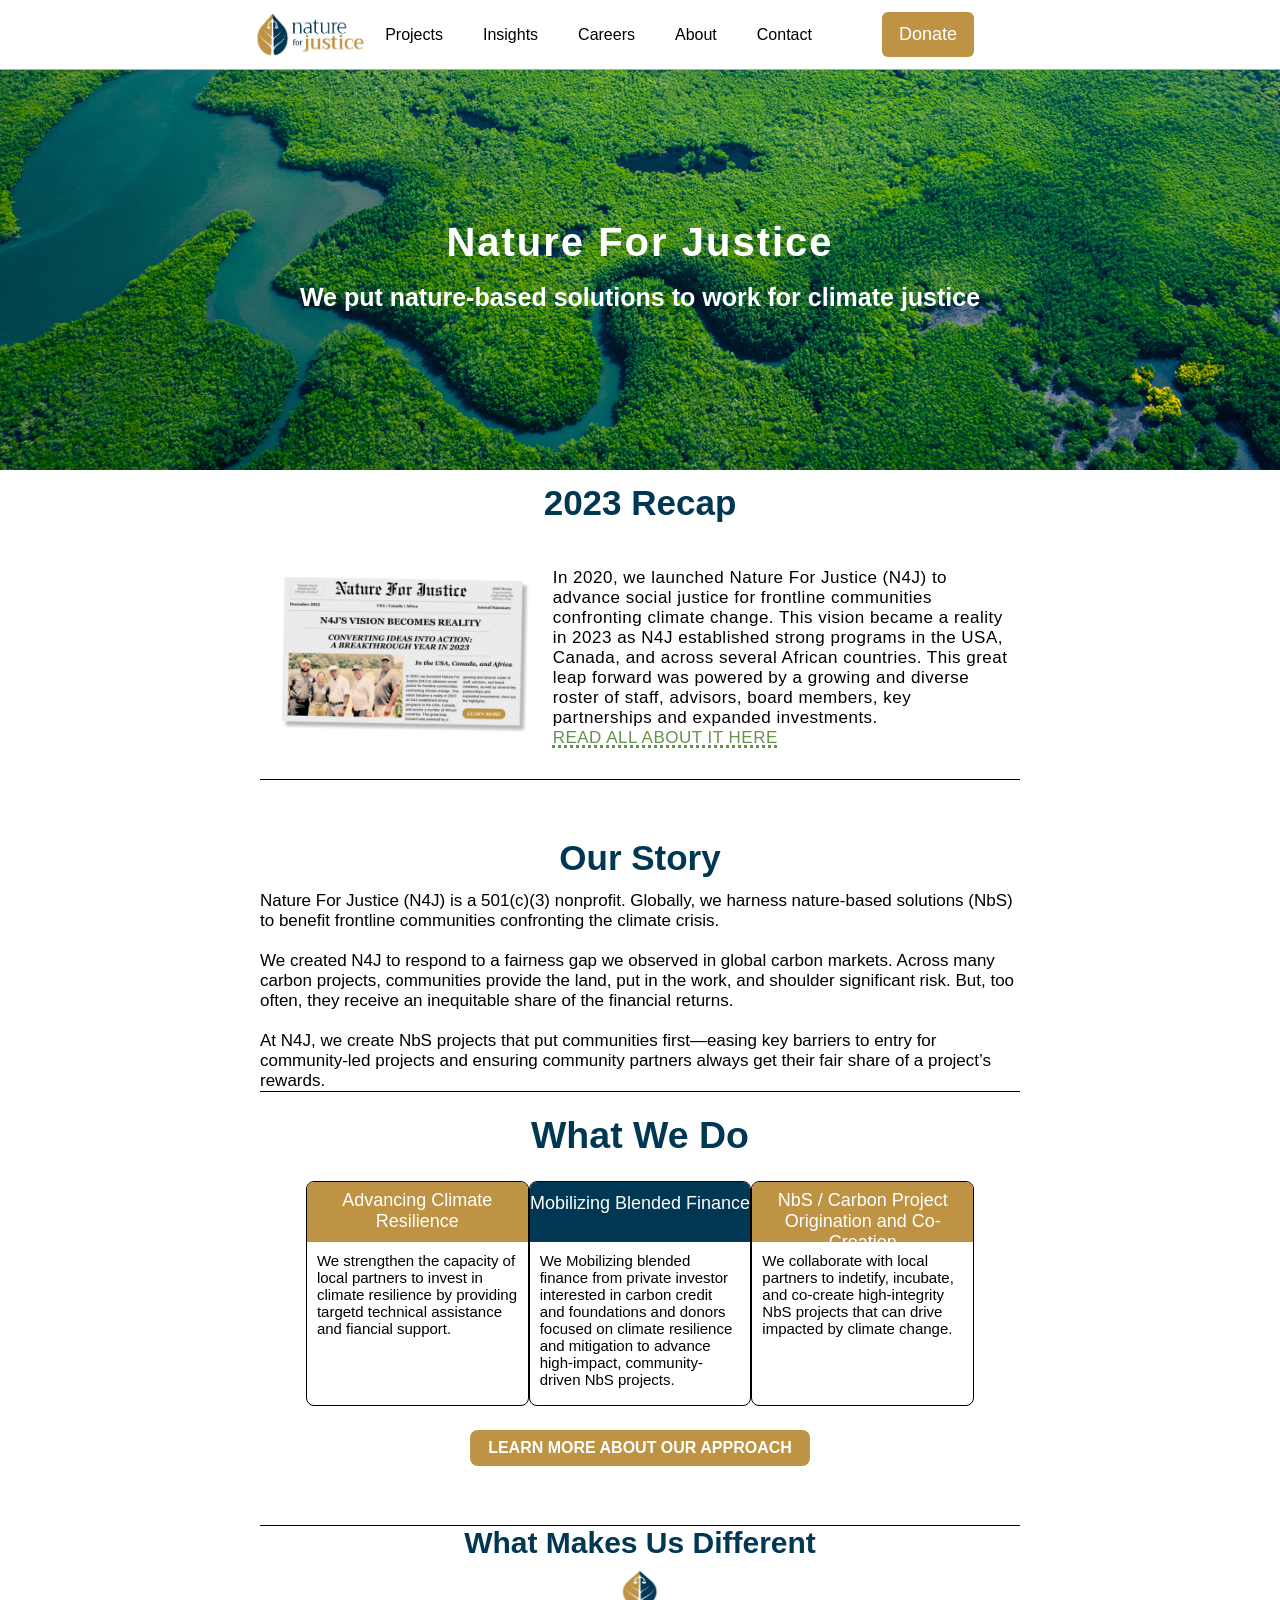
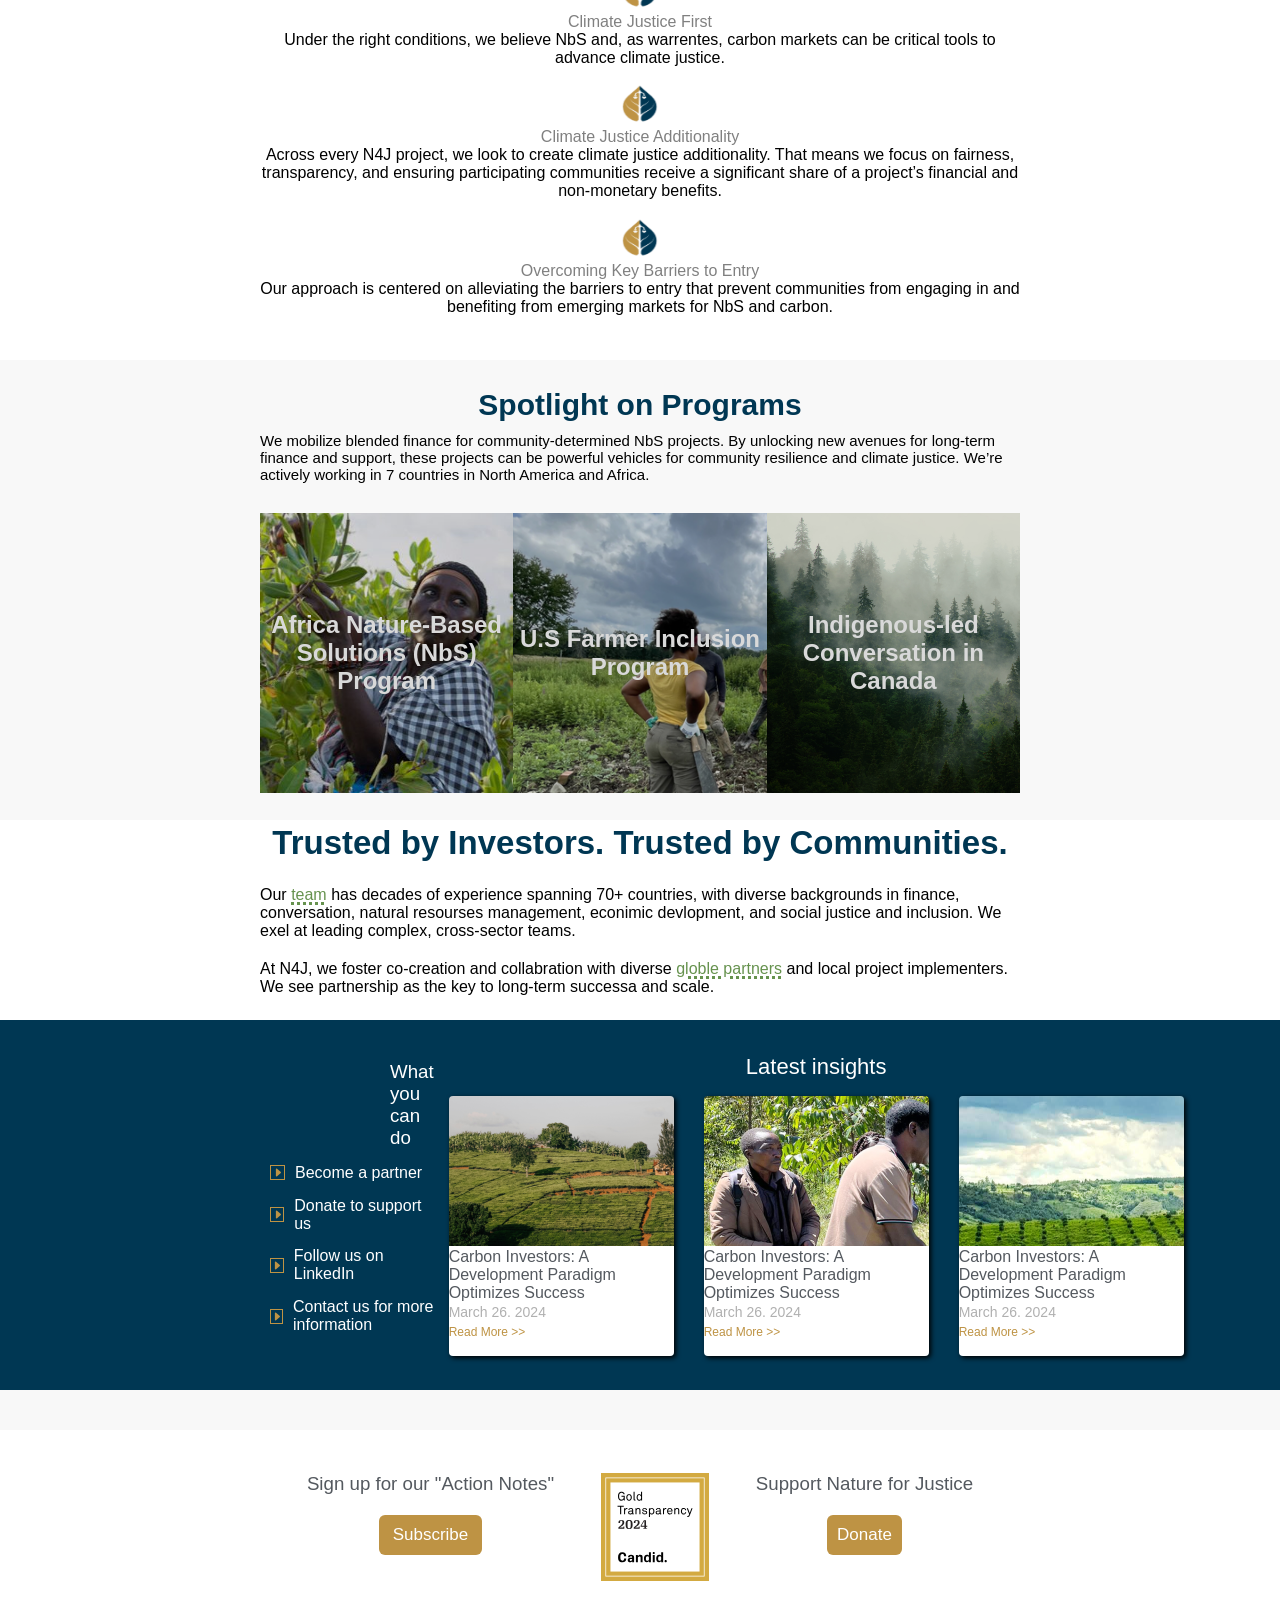
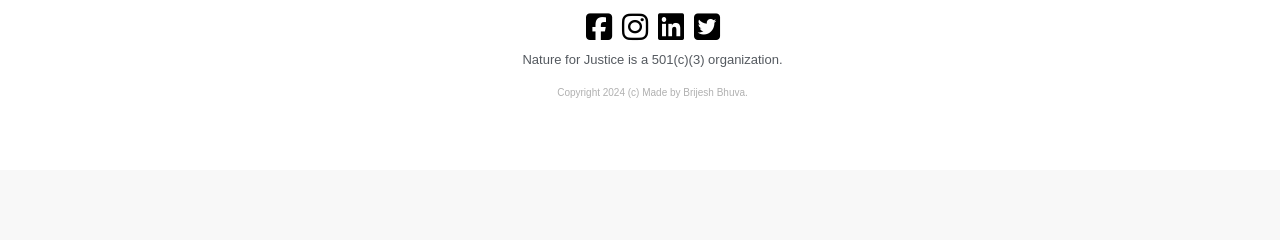
<file: Index.html>
<!DOCTYPE html>
<html lang="en">

<head>
    <meta charset="UTF-8">
    <meta name="viewport" content="width=device-width, initial-scale=1.0">
    <title>Home Page - Nature for Justice: Our Mission & Why</title>

    <link rel="stylesheet" href="CSS/Style.css">

    <!-- Bootstrap CDN -->

    <script src="https://cdn.jsdelivr.net/npm/@popperjs/core@2.11.6/dist/umd/popper.min.js"
        integrity="sha384-oBqDVmMz9ATKxIep9tiCxS/Z9fNfEXiDAYTujMAeBAsjFuCZSmKbSSUnQlmh/jp3"
        crossorigin="anonymous"></script>
    <script src="https://cdn.jsdelivr.net/npm/bootstrap@5.2.3/dist/js/bootstrap.min.js"
        integrity="sha384-cuYeSxntonz0PPNlHhBs68uyIAVpIIOZZ5JqeqvYYIcEL727kskC66kF92t6Xl2V"
        crossorigin="anonymous"></script>

    <!-- Bootstarp Icon CDN -->

    <link rel="stylesheet" href="https://cdn.jsdelivr.net/npm/bootstrap-icons@1.11.3/font/bootstrap-icons.min.css">


    <!-- Font Awesome CDN -->
    
    <link rel="stylesheet" href="https://cdnjs.cloudflare.com/ajax/libs/font-awesome/6.5.1/css/all.min.css" integrity="sha512-DTOQO9RWCH3ppGqcWaEA1BIZOC6xxalwEsw9c2QQeAIftl+Vegovlnee1c9QX4TctnWMn13TZye+giMm8e2LwA==" crossorigin="anonymous" referrerpolicy="no-referrer" />


</head>

<body>

    <header>

      

        <nav>
          


            <div class="logo">
                <img src="Image/logo.png" alt="">
            </div>



            <ul>
                <li><a href="">Projects</a></li>
                <li><a href="">Insights</a></li>
                <li><a href="">Careers</a></li>
                <li><a href="">About</a></li>
                <li><a href="">Contact</a></li>
            </ul>

           

            <button class="donate">Donate</button>


        </nav>

          <div id="menu-icon">
                <i class="fa-solid fa-bars"></i>
            </div>


        <div id="slide-menu">

            <div class="menu-content">

                <div class="menu-header">

                    <img src="./Image/logo-2.png" alt="">

                    <i class="bi bi-x-lg" id="close"></i>

                    <p>MAKE A <span style="color: #be9344;">DONATION</span></p>

                </div>

                <div class="property">

                    <ul>
                        <li>
                            <select name="" id="">
                                <option value="" selected disabled hidden>PROJECTS</option>
                        
                                <option value="">Africa Nature-Based Solutions (NbS) Program</option>
                                <option value="">U.S Farmer Inclusion Program</option>
                                <option value="">Indigenous-Led Conversation in Canada</option>
                            </select>
                        </li>

                        <li>
                            <a href="">INSIGHTS</a>
                        </li>

                        <li>
                            <select name="" id="">
                                <option value="" selected disabled hidden>CARRERS</option>
                        
                                <option value="">Carbon Projects Technical Lead</option>
                            </select>
                        </li>

                        <li>
                            <select name="" id="">
                                <option value="" selected disabled hidden>ABOUT</option>
                        
                                <option value="">Mission and Approach</option>
                                <option value="">Team</option>
                                <option value="">Partners</option>
                                <option value="">News</option>
                                <option value="">N4J Catalyst</option>
                            </select>
                        </li>

                        <li>
                            <a href="">CONTACT</a>
                        </li>

                    </ul>


                    <div class="latest">

                        <p>Latest Posts</p>

                        <div class="post">

                            <div class="post-body">
                                <p>Carbon Investor: A Development Paradigm Optimizes Success</p>
                            </div>

                            <div class="post-bottom">
                                <p>March 26, 2024</p>
                            </div>

                        </div>

                        <div class="post">

                            <div class="post-body">
                                <p>Getting to "Shovel Raedy" A Field Trip to Tanzania</p>
                            </div>

                            <div class="post-bottom">
                                <p>March 14, 2024</p>
                            </div>

                        </div>

                        <div class="post">

                            <div class="post-body">
                                <p>What's Needed for More "Shovel-Ready" Carbon Projects</p>
                            </div>

                            <div class="post-bottom">
                                <p>February 29, 2024</p>
                            </div>

                        </div>

                    </div>

                </div>

            </div>

        </div>

    </header>

    <div class="background">

        <div class="text">
            <h1>Nature For Justice</h1>
            <h3>We put nature-based solutions to work for climate justice</h3>
        </div>

    </div>

    <section class="section">

        <div class="content-one">

            <div class="content-text">
                <h1>2023 Recap</h1>
            </div>

            <div class="content-area">

                <div class="area-img">
                    <img src="./Image/content-img.png" alt="Webpage-secong-img">
                </div>

                <div class="area-text">
                    <p>In 2020, we launched Nature For Justice (N4J) to advance social justice for frontline communities
                        confronting climate change. This vision became a reality in 2023 as N4J established strong
                        programs in the USA, Canada, and across several African countries. This great leap forward was
                        powered by a growing and diverse roster of staff, advisors, board members, key partnerships and
                        expanded investments. <br>
                        <a href="">READ ALL ABOUT IT HERE</a>
                    </p>
                </div>

            </div>

        </div>

    </section>


    <section class="section">

        <div class="content-one content-two">

            <div class="content-text content-text-two">
                <h1>Our Story</h1>
            </div>



            <div class="area-text-two">
                <p> Nature For Justice (N4J) is a 501(c)(3) nonprofit. Globally, we harness nature-based solutions (NbS)
                    to benefit frontline communities confronting the climate crisis. <br><br>

                    We created N4J to respond to a fairness gap we observed in global carbon markets. Across many carbon
                    projects, communities provide the land, put in the work, and shoulder significant risk. But, too
                    often, they receive an inequitable share of the financial returns. <br><br>

                    At N4J, we create NbS projects that put communities first—easing key barriers to entry for
                    community-led projects and ensuring community partners always get their fair share of a project’s
                    rewards.
                </p>

            </div>
         

        </div>

    </section>

    <section class="section-2">

        <div class="content-three">

            <div class="content-text-three">
               <h1> What We Do</h1>
            </div>

            <div class="content-body">

                <div class="card">
                    <div class="card-head" style="--bg:#be9344; --pd:8px 0px;">
                        <p>Advancing Climate <br> Resilience</p>
                    </div>
                    <div class="card-body">
                       <p> We strengthen the capacity of local partners to invest in climate resilience by providing targetd technical assistance and fiancial support. </p>
                    </div>
                </div>


                <div class="card">
                    <div class="card-head" style="--bg:#003753; --pd:11px 0px;">
                        <p> Mobilizing Blended Finance </p>
                    </div>
                    <div class="card-body">
                       <p> We Mobilizing blended finance from private investor interested in carbon credit and foundations and donors focused on climate resilience and mitigation  to advance high-impact, community-driven NbS projects.</p>
                    </div>
                </div>


                <div class="card">
                    <div class="card-head" style="--bg:#be9344; --pd:8px 0px;">
                        <p> NbS / Carbon Project Origination and Co-Creation </p>
                    </div>
                    <div class="card-body">
                       <p> We collaborate with local partners to indetify, incubate, and co-create high-integrity NbS projects that can drive impacted by climate change. </p>
                    </div>
                </div>

            </div>

            <button class="content-three-btn">
                LEARN MORE ABOUT OUR APPROACH
            </button>

        </div>

    </section>


    <section class="section-3">


        <div class="content-four">
            
            <div class="content-four-text">
                <p>What Makes Us Different</p>
            </div>

            <div class="content-part">
                <img src="./Image/leaf.png" alt="">
                <h3 style="--font:16px;">Climate Justice First</h3>
                <p>Under the right conditions, we believe NbS and, as warrentes, carbon markets can be critical tools to advance climate justice.</p>
            </div>

            <div class="content-part">
                <img src="./Image/leaf.png" alt="">
                <h3 style="--font:16px;">Climate Justice Additionality</h3>
                <p>Across every N4J project, we look to create climate justice additionality. That means we focus on fairness, transparency, and ensuring participating communities receive a significant share of a project’s financial and non-monetary benefits.</p>
            </div>


            <div class="content-part">
                <img src="./Image/leaf.png" alt="">
                <h3> Overcoming Key Barriers to Entry</h3>
                <p style="--font:16px;">Our approach is centered on alleviating the barriers to entry that prevent communities from engaging in and benefiting from emerging markets for NbS and carbon.</p>
            </div>

        </div>

    </section>


    <section class="section-4">

        <div class="content-five">

            <div class="content-five-heading">
                <p>Spotlight on Programs</p>
            </div>

            <div class="content-five-text">
                <p>We mobilize blended finance for community-determined NbS projects. By unlocking new avenues for long-term finance and support, these projects can be powerful vehicles for community resilience and climate justice. We’re actively working in 7 countries in North America and Africa.</p>
            </div>

            <div class="workout">

                <div class="program" style="background: url(./Image/program-1.jpg); background-repeat: no-repeat; background-size: cover;">
                    <h2>Africa Nature-Based Solutions (NbS) Program</h2>
                    <button>Learn more</button>
                </div>
                <div class="program" style="background: url(./Image/program-2.png); background-repeat: no-repeat; background-size: cover;">
                    <h2>U.S Farmer Inclusion Program</h2>
                    <button>Learn more</button>
                </div>
                <div class="program" style="background: url(./Image/program-3.jpg); background-repeat: no-repeat; background-size: cover;">
                    <h2>Indigenous-led Conversation in Canada</h2>
                    <button>Learn more</button>
                </div>

            </div>

        </div>

    </section>


    <section class="section-5">

        <div class="content-six">

            <div class="text-heading">
                <h1>Trusted by Investors. Trusted by Communities.</h1>
            </div>

            <div class="content-six-text">
                <p>Our <span>team</span> has decades of experience spanning 70+ countries, with diverse backgrounds in finance, conversation, natural resourses management, econimic devlopment, and social justice and inclusion. We exel at leading complex, cross-sector teams.</p>

                <p>At N4J, we foster co-creation and collabration with diverse <span>globle partners</span> and local project implementers. We see partnership as the key to long-term successa and scale.</p>
            </div>

        </div>

    </section>


    <section class="section-6">

        <div class="content-seven">

            <div class="content-options">

                <h3>What you can do</h3>

                <div class="options">

                   <a href=""><span><i class="bi bi-caret-right-fill"></i></span>Become a partner</a>
                   <a href=""><span><i class="bi bi-caret-right-fill"></i></span>Donate to support us</a>
                   <a href=""><span><i class="bi bi-caret-right-fill"></i></span>Follow us on LinkedIn</a>
                   <a href=""><span><i class="bi bi-caret-right-fill"></i></span>Contact us for more information</a>

                </div>

            </div>


            <div class="highlight">

                <h3>Latest insights</h3>

                <div class="upcoming-projects">

                    <div class="projects">
                        <div class="project-img">
                            <img src="./Image/project-1.png" alt="">
                        </div>
                        <div class="project-about">

                            <h4>Carbon Investors: A Development Paradigm Optimizes Success</h4>

                            <p>March 26. 2024</p>

                            <a href="">Read More >></a>

                        </div>
                    </div>


                    <div class="projects">
                        <div class="project-img">
                            <img src="./Image/project-2.png" alt="">
                        </div>
                        <div class="project-about">

                            <h4>Carbon Investors: A Development Paradigm Optimizes Success</h4>

                            <p>March 26. 2024</p>

                            <a href="">Read More >></a>

                        </div>
                    </div>



                    <div class="projects">
                        <div class="project-img">
                            <img src="./Image/project-3.png" alt="">
                        </div>
                        <div class="project-about">

                            <h4>Carbon Investors: A Development Paradigm Optimizes Success</h4>

                            <p>March 26. 2024</p>

                            <a href="">Read More >></a>

                        </div>
                    </div>

                </div>

            </div>

        </div>

    </section>

    <div class="blank"></div>


    <section class="section-7">

        <div class="content-eight">

            <div class="your-turn">

                <div class="box">

                    <h3>Sign up for our "Action Notes"</h3>

                    <button style="--wdth:103px">Subscribe</button>

                </div>

                <div class="box">

                    <img src="./Image/candid.svg" alt="">

                </div>

                <div class="box">

                    <h3>Support Nature for Justice</h3>

                    <button style="--wdth:75px">Donate</button>

                </div>

            </div>   
            
            
            <div class="footer">

                <div class="apps">

                    <i class="fa-brands fa-square-facebook"></i>

                    <i class="fa-brands fa-instagram"></i>

                    <i class="fa-brands fa-linkedin"></i>

                    <i class="fa-brands fa-square-twitter"></i>

                </div>

                <div class="article">
                    <p>Nature for Justice is a 501(c)(3) organization.</p>
                </div>
                <div class="foot">
                    <p>Copyright 2024 (c) Made by Brijesh Bhuva.</p>
                </div>

            </div>

        </div>

    </section>

    <footer>

        <i class="bi bi-arrow-up-square-fill" id="up"></i>

    </footer>

  

</body>

</html> 

<script src="JS/Script.js"></script>
</file>
<file: CSS/Style.css>
* {
    padding: 0;
    margin: 0;
    box-sizing: border-box;
}

body {
    font-family: -apple-system, BlinkMacSystemFont, Segoe UI, Roboto, Helvetica Neue, Arial, Noto Sans, sans-serif, Apple Color Emoji, Segoe UI Emoji, Segoe UI Symbol, Noto Color Emoji;
    position: relative;
}

#slide-menu {
    display: none;
}

header {
    height: 70px;
    width: 100%;
    border: 1px solid orange;
    border-top: 0;
    border-left: 0;
    border-right: 0;
    display: grid;
    place-items: center;
    position: sticky;
    top: 0;
    background-color: white;
}

nav {
    /* border: 1px solid black; */
    height: 100%;
    width: 60%;
    display: flex;
    align-items: center;
    justify-content: space-between;
}

nav>.logo {
    height: 65%;
    width: 115px;
    /* border: 1px solid black; */
}

.logo img {
    height: 100%;
    width: 100%;
}

#menu-icon {
    display: none;
}

nav ul {
    display: flex;
    align-items: center;
    justify-content: space-evenly;
}

ul li {
    /* padding: 10px; */
    margin: 20px;
    list-style: none;
}

ul li a {
    text-decoration: none;
    /* font-family: 'Gill Sans', 'Gill Sans MT', Calibri, 'Trebuchet MS', sans-serif; */
    color: black;

}

.donate {
    height: 45px;
    width: 97px;
    /* border: 1px solid black; */
    border-radius: 6px;
    font-size: 18px;
    margin: 0 50px;
    background-color: #be9344;
    color: white;
    outline: none;
    border: none;
}

.background {
    height: 400px;
    width: 100%;
    /* border: 1px solid black; */
    display: grid;
    place-items: center;
    background: url(../Image/background.jpg);

}

.text {
    height: 100px;
    width: auto;
    /* border: 1px solid black; */
    display: grid;
    grid-template-columns: repeat(1, 1fr);
    text-align: center;
    color: white;
}

.text h1 {
    font-size: 40px;
    /* font-family:  sans-serif; */
    letter-spacing: 2px;
    font-size: bolder;
}

.text h3 {
    font-size: 25px;
    /* font-family:  sans-serif; */
    margin-top: 10px;
}

.section {
    height: 310px;
    width: 100%;
    /* border: 1px solid black; */
    display: grid;
    place-items: center;
}

.section .content-one {
    height: 100%;
    width: 59.375%;
    border: 1px solid black;
    display: grid;
    grid-template-columns: repeat(1, 1fr);
    text-align: center;
    border-top: 0;
    border-left: 0;
    border-right: 0;
}

.content-text {
    margin: 13px 0px;
}

.content-text h1 {
    font-size: 35px;
    /* font-family: sans-serif; */
    color: #003753;
}

.content-area {
    height: auto;
    width: auto;
    display: flex;
    align-items: start;
    justify-content: space-evenly;
}

.area-img {
    height: 175px;
    width: 270px;
    /* border: 1px solid black; */
    /* box-shadow: 6px 6px 5px #b8b8b8; */
}

.area-img img {
    height: 100%;
    width: 100%;
    background-color: none;
}

.area-text {
    height: auto;
    width: 60%;
    font-size: 17px;
    letter-spacing: 0.5px;
    text-align: start;
    /* font-family: sans-serif; */
    font-weight: 400;
}

.area-text p a {
    color: #66924e;
    border: 2px solid dashed;
    text-decoration: underline dotted 3px;
}

.section .content-two {
    /* border: none; */

}

.area-text-two {
    text-align: start;
}

.content-text-two {
    margin-top: 58px;
}

.area-text-two p {
    font-size: 17px;
    /* font-family: sans-serif; */
}

.section-2 {
    height: auto;
    width: 100%;
    /* border: 1px solid black; */
    display: flex;
    align-items: center;
    justify-content: center;
}

.content-three {
    height: 400px;
    width: 58%;
    /* border: 1px solid black; */
    display: flex;
    flex-direction: column;
    align-items: center;
    justify-content: space-evenly;
}

.content-text-three {
    font-size: 25px;
    font-weight: 500;
    /* font-family: sans-serif; */
    color: #003753;
}

.content-body {
    height: auto;
    width: 90%;
    /* border: 1px solid black; */
    display: flex;
    align-items: center;
    justify-content: space-evenly;
}

.content-three-btn {
    height: 36px;
    width: 340px;
    border: none;
    border-radius: 8px;
    background-color: #be9344;
    color: white;
    font-size: 16px;
    font-weight: bold;
    text-transform: uppercase;
}

.card {
    height: 225px;
    width: 263px;
    border: 1px solid black;
    border-radius: 8px;
    overflow: hidden;
    display: grid;
    grid-template-columns: repeat(1, 1fr);
}

.card-head {
    height: 60px;
    width: 100%;
    /* border: 1px solid black; */
    text-align: center;
    background-color: var(--bg);
}

.card-head p {
    font-size: 18px;
    color: white;
    /* font-family: sans-serif; */
    padding: var(--pd);
    font-weight: 500;
}

.card-body {
    height: 165px;
    width: 100%;
    /* border: 1px solid black; */
    text-align: start;
}

.card-body p {
    padding: 10px 10px;
    font-size: 15px;
    font-weight: 400;
    /* font-family: 'Segoe UI', Verdana; */
}

.section-3 {
    height: 470px;
    width: 100%;
    /* border: 1px solid black; */
    display: flex;
    align-items: center;
    justify-content: center;
}

.content-four {
    height: 400px;
    width: 59.375%;
    border: 1px solid black;
    border-bottom: 0;
    border-left: 0;
    border-right: 0;
    display: flex;
    flex-direction: column;
    align-items: center;
    justify-content: space-evenly;
}

.content-four-text p {
    font-size: 30px;
    font-weight: bold;
    text-align: center;
    /* font-family: 'Segoe UI', Tahoma, Geneva, Verdana, sans-serif; */
    color: #003753;
}

.content-part {
    margin: auto;
    text-align: center;
}

.content-part img {
    height: 40px;
    width: 40px;
    /* border: 1px solid black; */
}

.content-part h3 {
    font-size: var(--font);
    /* font-family: sans-serif; */
    color: grey;
    font-weight: 500;
}

.content-part p {
    font-size: var(--font);
    /* font-family: sans-serif; */
    font-weight: 400;
}

.section-4 {
    height: 460px;
    width: 100%;
    /* border: 1px solid black; */
    display: flex;
    align-items: center;
    justify-content: center;
    background-color: #f8f8f8;
}

.content-five {
    height: auto;
    width: 59.375%;
    /* border: 1px solid black; */
    display: flex;
    flex-direction: column;
    align-items: center;
    justify-content: center;
}

.content-five-heading {
    height: auto;
    text-align: center;
}

.content-five-heading p {
    font-weight: bold;
    font-size: 30px;
    /* font-family: sans-serif; */
    color: #003753;
}

.content-five-text {
    height: auto;
    text-align: start;
    padding: 10px 0px;
}

.content-five-text p {
    font-size: 15px;
    /* font-family: sans-serif; */
    font-weight: 400;
}

.workout {
    height: 300px;
    width: 100%;
    /* border: 1px solid black; */
    display: flex;
    align-items: end;
    justify-content: space-between;
}

.workout .program {
    height: 280px;
    width: 355px;
    /* border: 1px solid black; */
    display: flex;
    align-items: center;
    justify-content: center;
    text-align: center;
    filter: brightness(85%);
    position: relative;
    transition: 0.5s ease-in-out;
}

.program>button {
    height: 40px;
    width: 180px;
    border: 2px solid white;
    border-radius: 8px;
    background: transparent;
    font-size: 16px;
    color: white;
    position: absolute;
    right: 50%;
    left: 50%;
    top: 50%;
    bottom: 50%;
    transform: translate(-50%, -50%);
    opacity: 0;
    font-weight: bold;
}

.program:hover button {
    opacity: 1;
    transition: 0.9s ease-in-out;
}

.program>button:hover {
    color: lightgray;
}

.program::before {
    content: "";
    position: absolute;
    height: 60%;
    width: 60%;
    background-color: #003753;
    transition: 0.5s ease-in-out;
    opacity: 0;
}

.program:hover::before {
    height: 100%;
    width: 100%;
    background-color: #003753;
    opacity: 1;
}

.program>h2 {
    color: white;
    /* font-family: sans-serif; */
}

.section-5 {
    height: 200px;
    width: 100%;
    /* border: 1px solid black; */
    display: grid;
    place-items: center;
}

.section-5 .content-six {
    height: 100%;
    width: 59.375%;
    /* border: 1px solid black; */
    display: flex;
    flex-direction: column;
    align-items: center;
    justify-content: space-evenly;
}

.content-six .text-heading h1 {
    font-size: 33px;
    /* font-family: sans-serif; */
    color: #003753;
}

.content-six-text p {
    margin: 20px 0px;
    font-size: 16px;
}

.content-six-text>p>span {
    color: #66924e;
    text-decoration: 3px underline dotted;

}

.section-6 {
    height: 370px;
    width: 100%;
    /* border: 1px solid black; */
    display: flex;
    align-items: center;
    justify-content: center;
    background-color: #003753;
}

.content-seven {
    height: 100%;
    width: 59.375%;
    /* border: 1px solid black; */
    display: flex;
    /* flex-direction: column; */
    align-items: center;
    justify-content: space-between;
}

.content-options {
    width: auto;
    display: flex;
    flex-direction: column;
    align-items: center;
    justify-content: space-evenly;
}

.content-options h3 {
    margin-left: 130px;
    color: white;
    font-weight: 500;
}

.options {
    height: 200px;
    display: flex;
    flex-direction: column;
    align-items: start;
    justify-content: space-evenly;
}

.options a {
    display: flex;
    align-items: center;
    justify-content: space-evenly;
    text-decoration: none;
    color: white;
    font-weight: 400;
}

a span {
    height: 15px;
    width: 15px;
    border: 1px solid #be9344;
    margin: 0px 10px;
    display: flex;
    align-items: center;
    justify-content: center;
}

span i {
    font-size: 11px;
    color: #be9344;
}


.highlight {
    height: 90%;
    width: auto;
    /* border: 1px solid black; */
    display: flex;
    flex-direction: column;
    align-items: center;
    justify-content: space-evenly;
}

.highlight h3 {
    font-size: 22px;
    color: white;
    font-weight: 400;
}

.upcoming-projects {
    display: flex;
    align-items: center;
    justify-content: space-evenly;
    /* border: 1px solid black; */
}

.projects {
    height: 260px;
    width: 225px;
    /* border: 1px solid black; */
    display: flex;
    flex-direction: column;
    align-items: center;
    justify-content: center;
    border-radius: 4px;
    overflow: hidden;
    margin: 0px 15px;
    box-shadow: 2px 2px 5px black;
}

.projects .project-img {
    height: 150px;
    width: 100%;
}

.project-img img {
    object-fit: cover;
}

.projects .project-about {
    height: 115px;
    width: 100%;
    background-color: white;
}

.project-about h4 {
    font-size: 16px;
    font-weight: 500;
    color: #54595f;
    line-height: 18px;
    margin: 2px 0px;
}

.project-about p {
    color: #b0b0b0;
    font-size: 14px;
    margin: 2px 0px;
}

.project-about a {
    text-decoration: none;
    color: #be9344;
    font-size: 12px;
}

.blank {
    height: 40px;
    width: 100%;
    /* border: 1px solid black; */
    background-color: #f8f8f8;
}

.section-7 {
    height: 340px;
    width: 100%;
    /* border: 1px solid black; */
    display: grid;
    place-items: center;
}

.content-eight {
    height: auto;
    width: 59.375%;
    /* border: 1px solid black; */
    display: grid;
    grid-template-columns: repeat(auto-fit, minmax(min(250px), 100%), 1fr);
}

.your-turn {
    height: auto;
    width: 100%;
    /* border: 1px solid black; */
    display: flex;
    align-items: start;
    justify-content: space-evenly;
}

.box {
    height: 120px;
    width: auto;
    /* border: 1px solid black; */
    display: flex;
    flex-direction: column;
    align-items: center;
    justify-content: start;
    text-align: center;
}

.box h3 {
    color: #54595f;
    font-weight: 500;
}

.box button {
    width: var(--wdth);
    height: 40px;
    background-color: #be9344;
    color: white;
    font-size: 17px;
    font-weight: 400;
    border: none;
    border-radius: 6px;
    margin: 20px 0px;
}

.footer {
    height: 134px;
    width: auto;
    /* border: 1px solid black; */
    display: flex;
    flex-direction: column;
    align-items: center;
    justify-content: center;
}

.apps {
    height: auto;
    width: auto;
    display: flex;
    align-items: center;
    justify-content: space-evenly;
    /* border: 1px solid black; */
    margin-left: 25px;
}

.apps i {
    font-size: 30px;
    margin-right: 5px;
    margin-left: 5px;
}

.article {
    height: auto;
    width: auto;
    /* border: 1px solid black; */
    margin-left: 25px;
}

.article p {
    margin: 10px 0px;
    font-size: 13px;
    color: #54595f;
}

.foot {
    height: auto;
    width: auto;
    /* border: 1px solid black; */
    margin-left: 25px;
}

.foot p {
    margin: 10px 0px;
    font-size: 10px;
    color: #b0b0b0;
}

footer {
    height: 70px;
    width: 100%;
    /* border: 1px solid black; */
    background-color: #f8f8f8;
}

#up {
    font-size: 50px;
    position: fixed;
    z-index: 2;
    bottom: 20px;
    right: 20px;
    cursor: pointer;
}








@media only screen and (min-width: 1025px) and (max-width: 1250px){


    nav {
        height: auto;
        width: auto;
    }

    .section {
        height: auto;
    }

    .section .content-one {
        width: 75%;
    }

    .section-2 {
        height: auto;
    }

    .section-2 .content-three {
        width: 75%;
    }

    .content-three .content-body {
        width: 100%;
    }

    .content-body .card {
        margin: 0px 3px;
    }

    .section-3 {
        width: auto;
    }

    .section-3 .content-four {
        width: 75%;
    }

    .section-4 {
        width: auto;
    }

    .section-4 .content-five {
        width: auto;
    }

    .program {
        margin: 0px 8px;
    }

    .section-5 {
        width: auto;
    }

    .section-5 .content-six {
        width: 97%;
    }

    .section-6 {
        width: auto;
    }

    .content-seven {
        width: 97%;
    }

    .content-options h3 {
        margin-left: 0;
    }

    .section-7 {
        height: auto;
    }

    .content-eight {
        width: 97%;
    }

    .footer {
        height: auto;
    }

    .apps {
        margin: 10px 0px;
    }

    .article{
        margin: 10px 0px;
    }

    .foot{
        margin: 10px 0px;
    }


}




@media only screen and (min-width: 768px) and (max-width: 1024px) {


    #slide-menu {
        display: block;
        height: 100vh;
        width: 100%;
        border: 1px solid orange;
        background: url(../Image/mobile-test-2.png);
        background-repeat: no-repeat;
        background-size: cover;
        z-index: 2;
        margin-left: 980px;
        opacity: 0;
    }


    #menu-icon {
        height: 30px;
        width: 40px;
        /* border: 1px solid black; */
        position: absolute;
        top: 20px;
        /* right: 220px; */
        display: grid;
        place-items: center;
    }

    #menu-icon i {
        font-size: 30px;
        font-weight: bold;
    }

    #slide-menu .menu-content {
        width: 100%;
        height: 100%;
        /* border: 1px solid black; */
        display: flex;
        flex-direction: column;
        align-items: center;
    }

    #slide-menu .menu-header {
        height: 50px;
        width: 100%;
        /* border: 1px solid black; */
        display: flex;
        align-items: center;
        justify-content: space-around;
        background-color: #0000006B;
    }

    .menu-header i {
        font-size: 22px;
        color: white;
    }

    .menu-header p {
        font-size: 12px;
        font-weight: bold;
        color: white;
        letter-spacing: -0.5px;
    }

    .menu-content .property {
        height: auto;
        width: 94%;
        /* border: 1px solid white; */
        margin: 40px 0px;
        display: flex;
        align-items: start;
        justify-content: space-between;
    }

    select {
        border: none;
        background-color: transparent;
        font-size: 18px;
        color: white;
        width: 130px;
        outline: none;
        /* cursor: pointer; */
    }

    select option {
        background-color: #003753;
        width: 200px;
        font-size: 15px;
        margin: 0px 20px;
        /* cursor: pointer; */
    }

    ul li a {
        font-size: 18px;
        color: white;
        font-weight: 400;
        text-decoration: none;
        list-style: none;
    }

    .latest {
        height: auto;
        width: auto;
        /* border: 1px solid black; */
    }

    .latest p {
        font-size: 17px;
        font-weight: 500;
        margin: 10px 0px;
        color: white;
    }

    .latest .post {
        /* border: 1px solid black; */
        border-radius: 6px;
        height: auto;
        width: auto;
        margin: 15px 0px;
        display: flex;
        flex-direction: column;
        align-items: center;
        justify-content: center;
    }

    .post-body {
        height: 81px;
        width: auto;
        border: 1px solid #54595f;
        border-top: 0;
        border-left: 0;
        border-right: 0;
        background-color: white;
    }

    .post-bottom {
        height: 36px;
        width: auto;
        background-color: white;
    }

    .post-body p {
        color: #003753;
        font-size: 15px;
        font-weight: 500;
        margin: 15px 10px;

    }

    .post-bottom p {
        color: #be9344;
        font-size: 12px;
        margin: 10px 10px;
    }

    h1,
    h2,
    h3,
    h4,
    h5,
    p {
        resize: both;
    }

    header {
        height: 110px;
        background-color: white;
        position: sticky;
        top: 0;
        z-index: 2000;
    }

    header nav {
        height: auto;
        width: auto;
        background-color: white;
    }

    nav>.logo {
        height: 40px;
        width: 120px;
        position: absolute;
        top: 20px;
        left: 20px;
    }

    nav ul {
        /* flex-direction: column; */
        display: none;
    }

    .donate {
        position: absolute;
        top: 20px;
        right: 0px;
        height: 30px;
        width: 70px;
    }

    .section {
        height: auto;

    }

    .content-text h1 {
        font-size: 25px;
    }

    .section .content-one {
        width: 94%;
    }

    .content-text-two h1 {
        font-size: 25px;
    }

    .content-area {
        /* flex-direction: column; */
        align-items: center;
    }

    .area-text {
        /* width: 100%; */
    }

    .area-text p {
        font-size: 15px;
    }

    .section-2 {
        height: auto;
    }

    .content-three {
        height: auto;
        width: 94%;
    }

    .content-text-three {
        margin: 20px 0px;
        font-size: 18px;
    }

    .content-body {
        height: auto;
        /* flex-direction: column; */
        width: 100%;
    }

    .content-body .card {
        width: 100%;
        height: auto;
        margin: 10px 0px;
    }

    .card .card-head {
        /* height: 40px; */
    }

    .card-head p {
        /* padding: 0; */
    }

    .card-head p {
        font-size: 18px;
    }

    .card-body p {
        font-size: 15px;
    }

    .content-three-btn {
        height: 30px;
        width: auto;
        padding: 0px 10px;
        font-size: 14px;
        margin: 20px 0px;
    }

    .section-3 {
        height: auto;
    }

    .content-four {
        height: auto;
        width: 94%;
    }

    .content-four-text {
        margin: 20px 0px;
    }

    .content-part h3 {
        font-size: 15px;
    }

    .content-part p {
        font-size: 13px;
    }

    .section-4 {
        height: auto;
    }

    .content-five {
        height: auto;
        width: 94%;

    }

    .content-five-heading {
        margin: 20px 0px;
    }

    .content-five-heading p {
        font-size: 25px;
    }

    .content-five-text p {
        font-size: 14px;
    }

    .content-five .workout {
        /* flex-direction: column; */
        align-items: center;
        height: auto;
    }

    .workout .program {
        height: 280px;
        width: 100%;
        margin: 10px 5px;
    }

    .section-5 {
        height: auto;
    }

    .section-5 .content-six {
        width: 94%;
        height: auto;
    }

    .content-six .text-heading {
        text-align: center;

    }

    .content-six .text-heading h1 {
        font-size: 25px;
    }

    .content-six p {
        font-size: 14px;
    }

    .section-6 {
        height: auto;
        /* border: 1px solid orange; */
    }

    .section-6 .content-seven {
        height: auto;
        width: 94%;
        /* flex-direction: column; */
    }

    .content-options h3 {
        margin-left: 0;
        text-align: center;

    }

    .content-seven .options {
        /* margin-left: -20px; */

    }

    .options a {
        font-size: 12px;
    }

    a span {
        height: 12px;
        width: 12px;
    }

    span i {
        font-size: 9px;
    }

    .highlight {
        height: auto;
        width: 100%;
    }

    .highlight h3 {
        margin: 10px 0px;
    }

    .upcoming-projects {
        /* flex-direction: column; */
        width: auto;
        height: auto;
        /* width: 100%; */
    }

    .upcoming-projects .projects {
        /* width: 100%; */
        margin: 5px 0px;
        /* width: auto; */
        margin: 0px 3px;
    }

    .section-7 {
        height: auto;
    }

    .your-turn {
        flex-direction: column;
        align-items: center;
    }

    .article {
        margin-left: 0px;
    }


    footer {
        width: 100%;
        position: relative;
    }

    footer #up {
        position: absolute;
        right: 10px;
        bottom: 10px;
        font-size: 40px;
    }



}





@media only screen and (max-width: 767px) {

    #slide-menu {
        display: block;
        height: 100vh;
        width: 100%;
        /* border: 1px solid orange; */
        background: url(../Image/mobile-test-2.png);
        background-repeat: no-repeat;
        background-size: cover;
        z-index: 2;
        margin-left: 980px;
        opacity: 0;
    }


    #menu-icon {
        height: 30px;
        width: 40px;
        /* border: 1px solid black; */
        position: absolute;
        top: 20px;
        /* right: 220px; */
        display: grid;
        place-items: center;
    }

    #menu-icon i {
        font-size: 30px;
        font-weight: bold;
    }

    #slide-menu .menu-content {
        width: 100%;
        height: 100%;
        /* border: 1px solid black; */
        display: flex;
        flex-direction: column;
        align-items: center;
    }

    #slide-menu .menu-header {
        height: 50px;
        width: 100%;
        /* border: 1px solid black; */
        display: flex;
        align-items: center;
        justify-content: space-around;
        background-color: #0000006B;
    }

    .menu-header i {
        font-size: 22px;
        color: white;
    }

    .menu-header p {
        font-size: 12px;
        font-weight: bold;
        color: white;
        letter-spacing: -0.5px;
    }

    .menu-content .property {
        height: auto;
        width: 94%;
        /* border: 1px solid white; */
        margin: 40px 0px;
        display: flex;
        align-items: start;
        justify-content: space-between;
    }

    select {
        border: none;
        background-color: transparent;
        font-size: 18px;
        color: white;
        width: 130px;
        outline: none;
        /* cursor: pointer; */
    }

    select option {
        background-color: #003753;
        width: 200px;
        font-size: 15px;
        margin: 0px 20px;
        /* cursor: pointer; */
    }

    ul li a {
        font-size: 18px;
        color: white;
        font-weight: 400;
        text-decoration: none;
        list-style: none;
    }

    .latest {
        height: auto;
        width: auto;
        /* border: 1px solid black; */
    }

    .latest p {
        font-size: 17px;
        font-weight: 500;
        margin: 10px 0px;
        color: white;
    }

    .latest .post {
        /* border: 1px solid black; */
        border-radius: 6px;
        height: auto;
        width: auto;
        margin: 15px 0px;
        display: flex;
        flex-direction: column;
        align-items: center;
        justify-content: center;
    }

    .post-body {
        height: 81px;
        width: auto;
        border: 1px solid #54595f;
        border-top: 0;
        border-left: 0;
        border-right: 0;
        background-color: white;
    }

    .post-bottom {
        height: 36px;
        width: auto;
        background-color: white;
    }

    .post-body p {
        color: #003753;
        font-size: 15px;
        font-weight: 500;
        margin: 15px 10px;

    }

    .post-bottom p {
        color: #be9344;
        font-size: 12px;
        margin: 10px 10px;
    }

    h1,
    h2,
    h3,
    h4,
    h5,
    p {
        resize: both;
    }

    header {
        height: 110px;
        background-color: white;
        position: sticky;
        top: 0;
        z-index: 2000;
    }

    header nav {
        height: auto;
        width: auto;
        background-color: white;
    }

    nav>.logo {
        height: 40px;
        width: 120px;
        position: absolute;
        top: 20px;
        left: 20px;
    }

    nav ul {
        /* flex-direction: column; */
        display: none;
    }

    .donate {
        position: absolute;
        top: 20px;
        right: 0px;
        height: 30px;
        width: 70px;
    }

    .section {
        height: auto;

    }

    .content-text h1 {
        font-size: 25px;
    }

    .section .content-one {
        width: 94%;
    }

    .content-text-two h1 {
        font-size: 25px;
    }

    .content-area {
        flex-direction: column;
        align-items: center;
    }

    .area-text {
        width: 100%;
    }

    .area-text p {
        font-size: 15px;
    }

    .section-2 {
        height: auto;
    }

    .content-three {
        height: auto;
        width: 94%;
    }

    .content-text-three {
        margin: 20px 0px;
        font-size: 18px;
    }

    .content-body {
        flex-direction: column;
        width: 100%;
    }

    .content-body .card {
        width: 100%;
        height: 150px;
        margin: 10px 0px;
    }

    .card .card-head {
        height: 40px;
    }

    .card-head p {
        padding: 0;
    }

    .card-head p {
        font-size: 15px;
    }

    .card-body p {
        font-size: 13px;
    }

    .content-three-btn {
        height: 30px;
        width: auto;
        font-size: 14px;
        margin: 20px 0px;
        padding: 0px 10px;
    }

    .section-3 {
        height: auto;
    }

    .content-four {
        height: auto;
        width: 94%;
    }

    .content-four-text {
        margin: 20px 0px;
    }

    .content-part h3 {
        font-size: 15px;
    }

    .content-part p {
        font-size: 13px;
    }

    .section-4 {
        height: auto;
    }

    .content-five {
        height: auto;
        width: 94%;

    }

    .content-five-heading {
        margin: 20px 0px;
    }

    .content-five-heading p {
        font-size: 25px;
    }

    .content-five-text p {
        font-size: 14px;
    }

    .content-five .workout {
        flex-direction: column;
        align-items: center;
        height: auto;
    }

    .workout .program {
        height: 280px;
        width: 100%;
        margin: 10px 0px;
    }

    .section-5 {
        height: auto;
    }

    .section-5 .content-six {
        width: 94%;
        height: auto;
    }

    .content-six .text-heading {
        text-align: center;

    }

    .content-six .text-heading h1 {
        font-size: 25px;
    }

    .content-six p {
        font-size: 14px;
    }

    .section-6 {
        height: auto;
        /* border: 1px solid orange; */
    }

    .section-6 .content-seven {
        height: auto;
        width: 94%;
        flex-direction: column;
    }

    .content-options h3 {
        margin-left: 0;
        text-align: center;

    }

    .content-seven .options {
        margin-left: -20px;

    }

    .options a {
        font-size: 12px;
    }

    a span {
        height: 12px;
        width: 12px;
    }

    span i {
        font-size: 9px;
    }

    .highlight {
        height: auto;
        width: 100%;
    }

    .highlight h3 {
        margin: 10px 0px;
    }

    .upcoming-projects {
        flex-direction: column;
        height: auto;
        width: 100%;
    }

    .upcoming-projects .projects {
        width: 100%;
        margin: 5px 0px;
    }

    .section-7 {
        height: auto;
    }

    .your-turn {
        flex-direction: column;
        align-items: center;
    }

    .article {
        margin-left: 0px;
    }


    footer {
        width: 100%;
        position: relative;
    }

    footer #up {
        position: absolute;
        right: 10px;
        bottom: 10px;
        font-size: 40px;
    }


}
</file>
